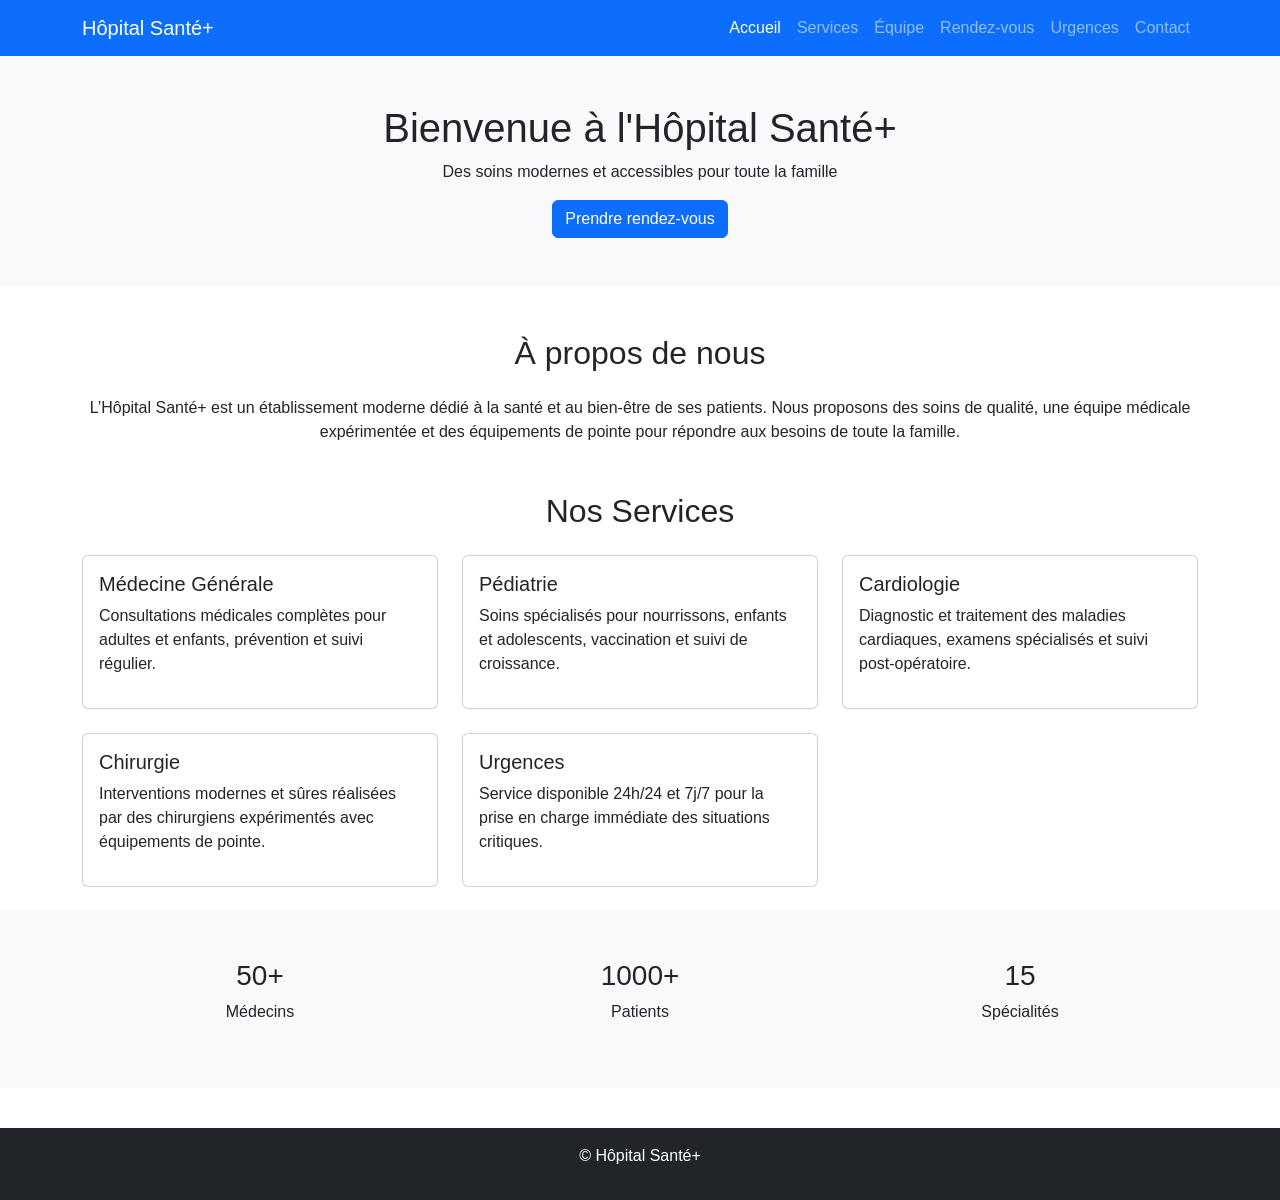
<file: index.html>
<!DOCTYPE html>
<html lang="fr">

<head>
    <meta charset="UTF-8">
    <meta name="viewport" content="width=device-width, initial-scale=1.0">
    <title>Hôpital Santé+</title>
    <link href="https://cdn.jsdelivr.net/npm/bootstrap@5.3.2/dist/css/bootstrap.min.css" rel="stylesheet">
    <link rel="stylesheet" href="style.css">
</head>

<body>
    <header>
        <nav class="navbar navbar-expand-lg navbar-dark bg-primary">
            <div class="container">
                <a class="navbar-brand" href="index.html">Hôpital Santé+</a>
                <button class="navbar-toggler" type="button" data-bs-toggle="collapse" data-bs-target="#menu">
                    <span class="navbar-toggler-icon"></span>
                </button>
                <div class="collapse navbar-collapse" id="menu">
                    <ul class="navbar-nav ms-auto">
                        <li class="nav-item"><a class="nav-link active" href="index.html">Accueil</a></li>
                        <li class="nav-item"><a class="nav-link" href="services.html">Services</a></li>
                        <li class="nav-item"><a class="nav-link" href="equipe.html">Équipe</a></li>
                        <li class="nav-item"><a class="nav-link" href="README.md">Rendez-vous</a></li>
                        <li class="nav-item"><a class="nav-link" href="Urgences.html">Urgences</a></li>
                        <li class="nav-item"><a class="nav-link" href="contact.html">Contact</a></li>
                    </ul>
                </div>
            </div>
        </nav>
    </header>

    <main>
        <!-- Section Hero -->
        <section class="hero text-center p-5 bg-light">
            <h1>Bienvenue à l'Hôpital Santé+</h1>
            <p>Des soins modernes et accessibles pour toute la famille</p>
            <a href="rendezvous.html" class="btn btn-primary">Prendre rendez-vous</a>
        </section>

        <!-- Présentation rapide -->
        <section class="container mt-5">
            <h2 class="text-center mb-4">À propos de nous</h2>
            <p class="text-center">
                L’Hôpital Santé+ est un établissement moderne dédié à la santé et au bien-être de ses patients. 
                Nous proposons des soins de qualité, une équipe médicale expérimentée et des équipements de pointe 
                pour répondre aux besoins de toute la famille.
            </p>
        </section>

        <!-- Services principaux -->
        <section class="container mt-5">
            <h2 class="text-center">Nos Services</h2>
            <div class="row mt-4">
                <div class="col-md-4 mb-4">
                    <div class="card h-100">
                        <div class="card-body">
                            <h5>Médecine Générale</h5>
                            <p>Consultations médicales complètes pour adultes et enfants, prévention et suivi régulier.</p>
                        </div>
                    </div>
                </div>
                <div class="col-md-4 mb-4">
                    <div class="card h-100">
                        <div class="card-body">
                            <h5>Pédiatrie</h5>
                            <p>Soins spécialisés pour nourrissons, enfants et adolescents, vaccination et suivi de croissance.</p>
                        </div>
                    </div>
                </div>
                <div class="col-md-4 mb-4">
                    <div class="card h-100">
                        <div class="card-body">
                            <h5>Cardiologie</h5>
                            <p>Diagnostic et traitement des maladies cardiaques, examens spécialisés et suivi post-opératoire.</p>
                        </div>
                    </div>
                </div>
                <div class="col-md-4 mb-4">
                    <div class="card h-100">
                        <div class="card-body">
                            <h5>Chirurgie</h5>
                            <p>Interventions modernes et sûres réalisées par des chirurgiens expérimentés avec équipements de pointe.</p>
                        </div>
                    </div>
                </div>
                <div class="col-md-4 mb-4">
                    <div class="card h-100">
                        <div class="card-body">
                            <h5>Urgences</h5>
                            <p>Service disponible 24h/24 et 7j/7 pour la prise en charge immédiate des situations critiques.</p>
                        </div>
                    </div>
                </div>
            </div>
        </section>

        <!-- Statistiques -->
        <section class="stats text-center p-5 bg-light">
            <div class="container">
                <div class="row">
                    <div class="col">
                        <h3>50+</h3>
                        <p>Médecins</p>
                    </div>
                    <div class="col">
                        <h3>1000+</h3>
                        <p>Patients</p>
                    </div>
                    <div class="col">
                        <h3>15</h3>
                        <p>Spécialités</p>
                    </div>
                </div>
            </div>
        </section>
    </main>

    <!-- Footer -->
    <footer class="bg-dark text-white text-center p-3">
        <p>© Hôpital Santé+</p>
    </footer>

    <script src="https://cdn.jsdelivr.net/npm/bootstrap@5.3.2/dist/js/bootstrap.bundle.min.js"></script>
</body>

</html>
</file>
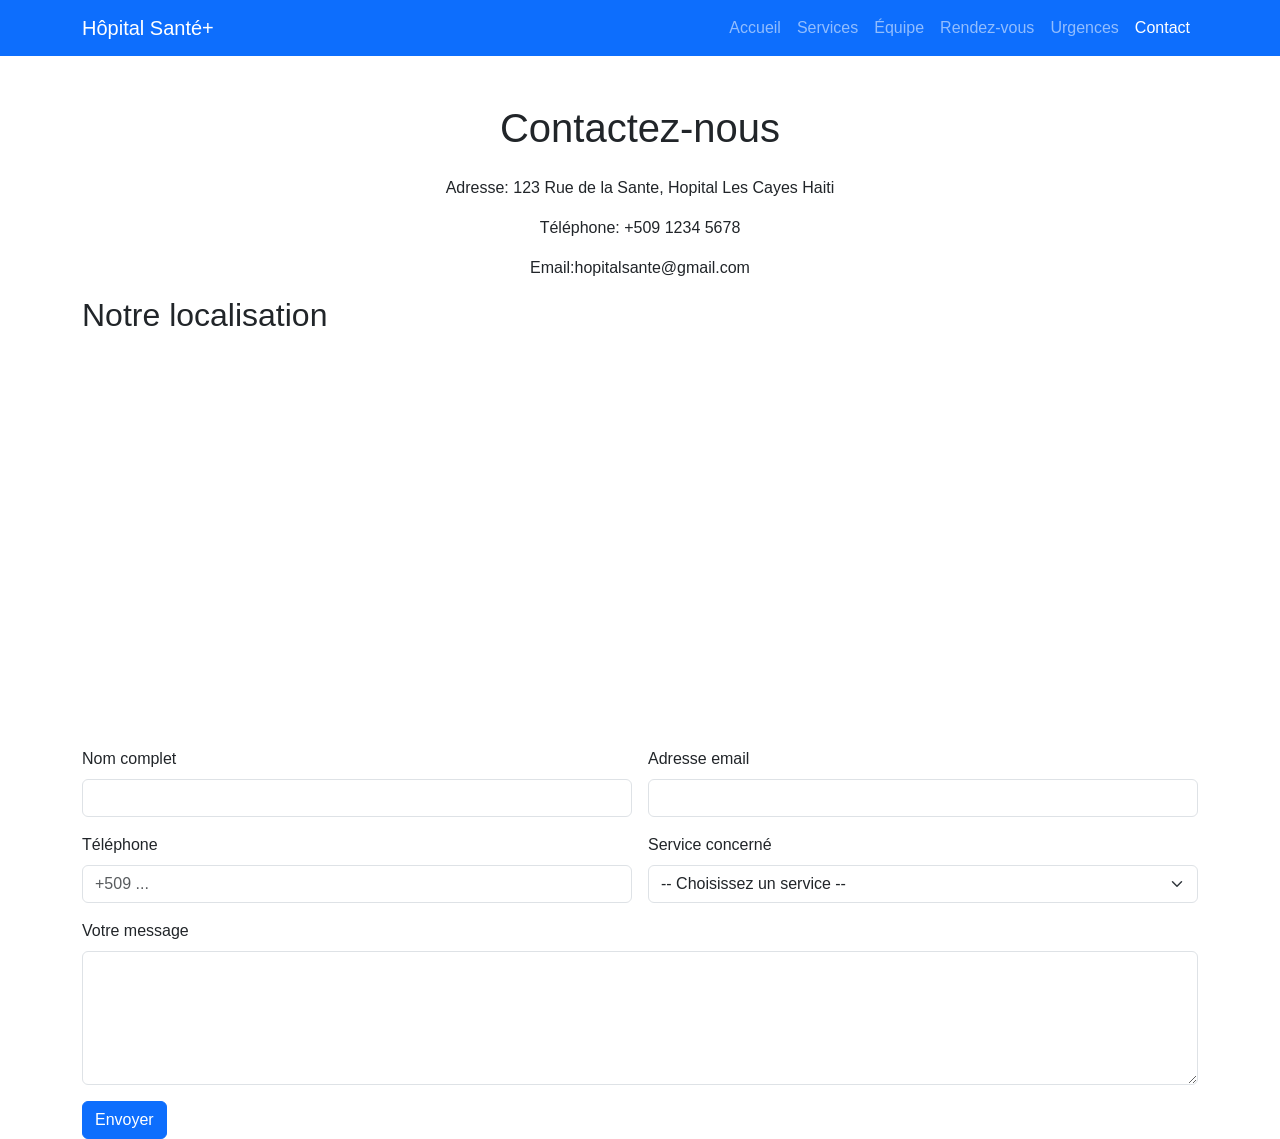
<file: contact.html>
<!DOCTYPE html>
<html lang="fr">

<head>
    <meta charset="UTF-8">
    <meta name="viewport" content="width=device-width, initial-scale=1.0">
    <title>Contact</title>
    <link href="https://cdn.jsdelivr.net/npm/bootstrap@5.3.2/dist/css/bootstrap.min.css" rel="stylesheet">
    <link rel="stylesheet" href="style.css">
</head>

<body>
    <header>
        <nav class="navbar navbar-expand-lg navbar-dark bg-primary">
            <div class="container">
                <a class="navbar-brand" href="index.html">Hôpital Santé+</a>
                <button class="navbar-toggler" type="button" data-bs-toggle="collapse" data-bs-target="#menu">
                    <span class="navbar-toggler-icon"></span>
                </button>
                <div class="collapse navbar-collapse" id="menu">
                    <ul class="navbar-nav ms-auto">
                        <li class="nav-item"><a class="nav-link" href="index.html">Accueil</a></li>
                        <li class="nav-item"><a class="nav-link" href="services.html">Services</a></li>
                        <li class="nav-item"><a class="nav-link" href="equipe.html">Équipe</a></li>
                        <li class="nav-item"><a class="nav-link" href="Rendezvous.html">Rendez-vous</a></li>
                        <li class="nav-item"><a class="nav-link" href="Urgences.html">Urgences</a></li>
                        <li class="nav-item"><a class="nav-link active" href="contact.html">Contact</a></li>
                    </ul>
                </div>
            </div>
        </nav>
    </header>

    <main>
        <section class="container mt-5">
            <h1 class="text-center mb-4">Contactez-nous</h1>
            <p class="text-center">Adresse: 123 Rue de la Sante, Hopital Les Cayes Haiti</p>
            <p class="text-center">Téléphone: +509 1234 5678</p>
            <p class="text-center">Email:hopitalsante@gmail.com</p>

            <section class="map mb-5">
                <h2>Notre localisation</h2>
                <iframe src="https://maps.google.com/maps?q=Hopital%20Les%20Cayes%20Haiti&z=15&output=embed"
                    width="100%" height="350" style="border:0;" allowfullscreen="" loading="lazy"></iframe>
            </section>

            <!-- Formulaire de contact -->
            <form class="row g-3">
                <div class="col-md-6">
                    <label for="nom" class="form-label">Nom complet</label>
                    <input type="text" class="form-control" id="nom" name="nom" required>
                </div>

                <div class="col-md-6">
                    <label for="email" class="form-label">Adresse email</label>
                    <input type="email" class="form-control" id="email" name="email" required>
                </div>

                <div class="col-md-6">
                    <label for="telephone" class="form-label">Téléphone</label>
                    <input type="tel" class="form-control" id="telephone" name="telephone" placeholder="+509 ..." required>
                </div>

                <div class="col-md-6">
                    <label for="service" class="form-label">Service concerné</label>
                    <select id="service" name="service" class="form-select" required>
                        <option value="">-- Choisissez un service --</option>
                        <option value="urgences">Urgences</option>
                        <option value="consultations">Consultations</option>
                        <option value="laboratoire">Laboratoire</option>
                        <option value="administration">Administration</option>
                    </select>
                </div>

                <div class="col-12">
                    <label for="message" class="form-label">Votre message</label>
                    <textarea class="form-control" id="message" name="message" rows="5" required></textarea>
                </div>

                <div class="col-12">
                    <button type="submit" class="btn btn-primary">Envoyer</button>
                </div>
            </form>
        </section>
    </main>

    <script src="https://cdn.jsdelivr.net/npm/bootstrap@5.3.2/dist/js/bootstrap.bundle.min.js"></script>
</body>

</html>
</file>
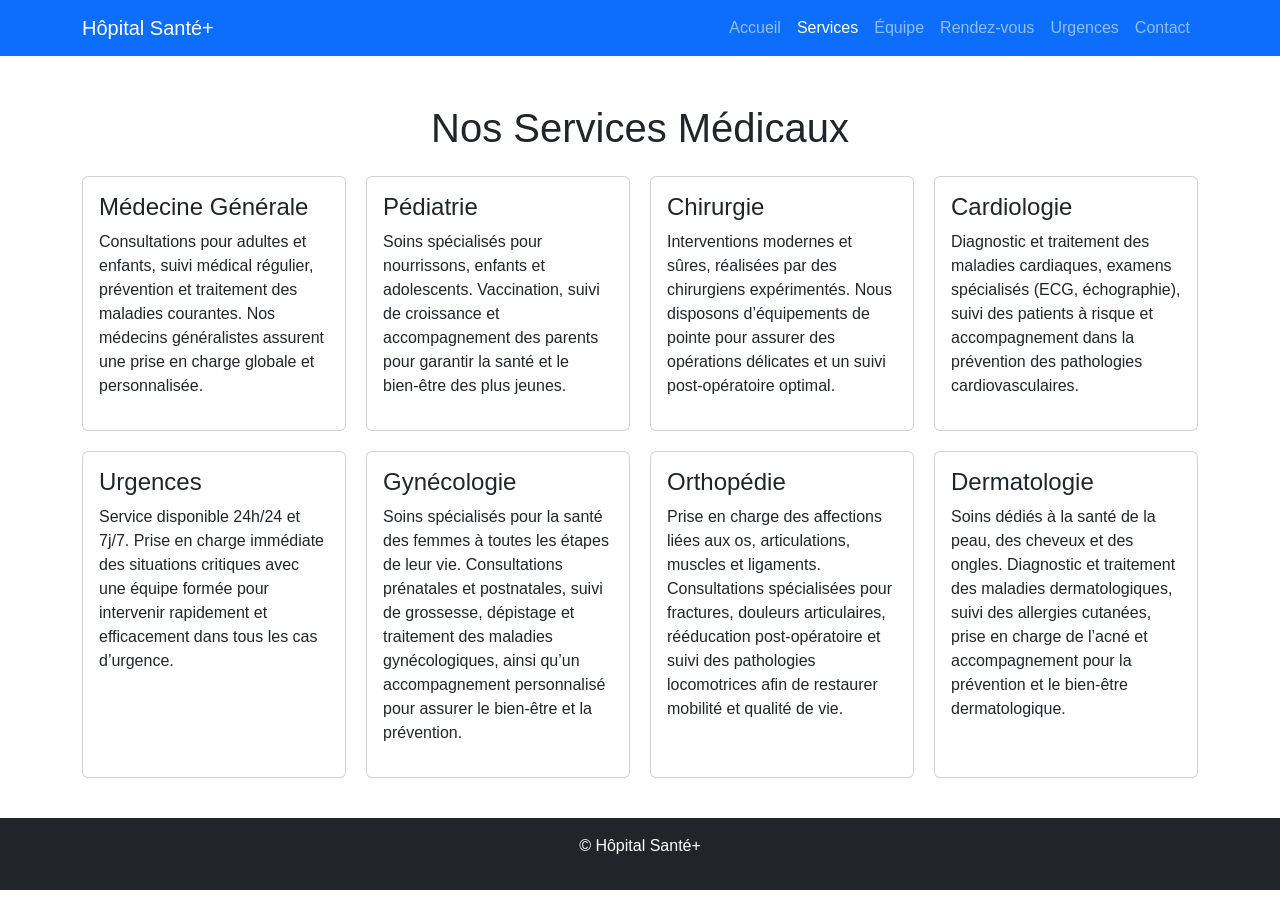
<file: services.html>
<!DOCTYPE html>
<html lang="fr">

<head>
    <meta charset="UTF-8">
    <meta name="viewport" content="width=device-width, initial-scale=1.0">
    <title>Services Médicaux</title>
    <link href="https://cdn.jsdelivr.net/npm/bootstrap@5.3.2/dist/css/bootstrap.min.css" rel="stylesheet">
     <link rel="stylesheet" href="style.css">
       
</head>

<body>
    <header>
        <nav class="navbar navbar-expand-lg navbar-dark bg-primary">
            <div class="container">
                <a class="navbar-brand" href="index.html">Hôpital Santé+</a>
                <button class="navbar-toggler" type="button" data-bs-toggle="collapse" data-bs-target="#menu">
                    <span class="navbar-toggler-icon"></span>
                </button>
                <div class="collapse navbar-collapse" id="menu">
                    <ul class="navbar-nav ms-auto">
                        <li class="nav-item"><a class="nav-link" href="index.html">Accueil</a></li>
                        <li class="nav-item"><a class="nav-link active" href="services.html">Services</a></li>
                        <li class="nav-item"><a class="nav-link" href="equipe.html">Équipe</a></li>
                        <li class="nav-item"><a class="nav-link" href="Rendezvous.html">Rendez-vous</a></li>
                        <li class="nav-item"><a class="nav-link" href="Urgences.html">Urgences</a></li>
                        <li class="nav-item"><a class="nav-link" href="contact.html">Contact</a></li>
                    </ul>
                </div>
            </div>
        </nav>
    </header>

    <main>
        <section class="container mt-5">
            <h1 class="text-center mb-4">Nos Services Médicaux</h1>
            <div class="services-grid">
                <div class="card p-3">
                    <h4>Médecine Générale</h4>
                    <p>Consultations pour adultes et enfants, suivi médical régulier, prévention et traitement des maladies courantes. Nos médecins généralistes assurent une prise en charge globale et personnalisée.</p>
                </div>
                <div class="card p-3">
                    <h4>Pédiatrie</h4>
                    <p>Soins spécialisés pour nourrissons, enfants et adolescents. Vaccination, suivi de croissance et accompagnement des parents pour garantir la santé et le bien-être des plus jeunes.</p>
                </div>
                <div class="card p-3">
                    <h4>Chirurgie</h4>
                    <p>Interventions modernes et sûres, réalisées par des chirurgiens expérimentés. Nous disposons d’équipements de pointe pour assurer des opérations délicates et un suivi post-opératoire optimal.</p>
                </div>
                <div class="card p-3">
                    <h4>Cardiologie</h4>
                    <p>Diagnostic et traitement des maladies cardiaques, examens spécialisés (ECG, échographie), suivi des patients à risque et accompagnement dans la prévention des pathologies cardiovasculaires.</p>
                </div>
                <div class="card p-3">
                    <h4>Urgences</h4>
                    <p>Service disponible 24h/24 et 7j/7. Prise en charge immédiate des situations critiques avec une équipe formée pour intervenir rapidement et efficacement dans tous les cas d’urgence.</p>
                </div><div class="card p-3">
                    <h4>Gynécologie  </h4>
                    <p>Soins spécialisés pour la santé des femmes à toutes les étapes de leur vie. Consultations prénatales et postnatales, suivi de grossesse, dépistage et traitement des maladies gynécologiques, ainsi qu’un accompagnement personnalisé pour assurer le bien-être et la prévention.</p>
                </div><div class="card p-3">
                    <h4>Orthopédie  </h4>
                    <p> Prise en charge des affections liées aux os, articulations, muscles et ligaments. Consultations spécialisées pour fractures, douleurs articulaires, rééducation post-opératoire et suivi des pathologies locomotrices afin de restaurer mobilité et qualité de vie. </p>
                </div><div class="card p-3">
                    <h4>Dermatologie</h4>
                    <p>Soins dédiés à la santé de la peau, des cheveux et des ongles. Diagnostic et traitement des maladies dermatologiques, suivi des allergies cutanées, prise en charge de l’acné et accompagnement pour la prévention et le bien-être dermatologique.</p>
                </div>
            </div>
        </section>
    </main>

    <footer class="bg-dark text-white text-center p-3">
        <p>© Hôpital Santé+</p>
    </footer>

    <script src="https://cdn.jsdelivr.net/npm/bootstrap@5.3.2/dist/js/bootstrap.bundle.min.js"></script>
</body>

</html>
</file>
<file: style.css>
body{
font-family: Arial, sans-serif;
margin:0;
padding:0;
}

.hero{
background:#eaf4ff;
padding:80px 20px;
}

.stats{
background:#f8f9fa;
padding:50px 0;
}

.card:hover{
transform:scale(1.05);
transition:0.3s;
}

.services-grid{
display:grid;
grid-template-columns:repeat(auto-fit,minmax(250px,1fr));
gap:20px;
}




.services-grid{
display:grid;
grid-template-columns:repeat(auto-fit,minmax(250px,1fr));
gap:20px;
}

footer{
    margin-top: 40px;
}
</file>
